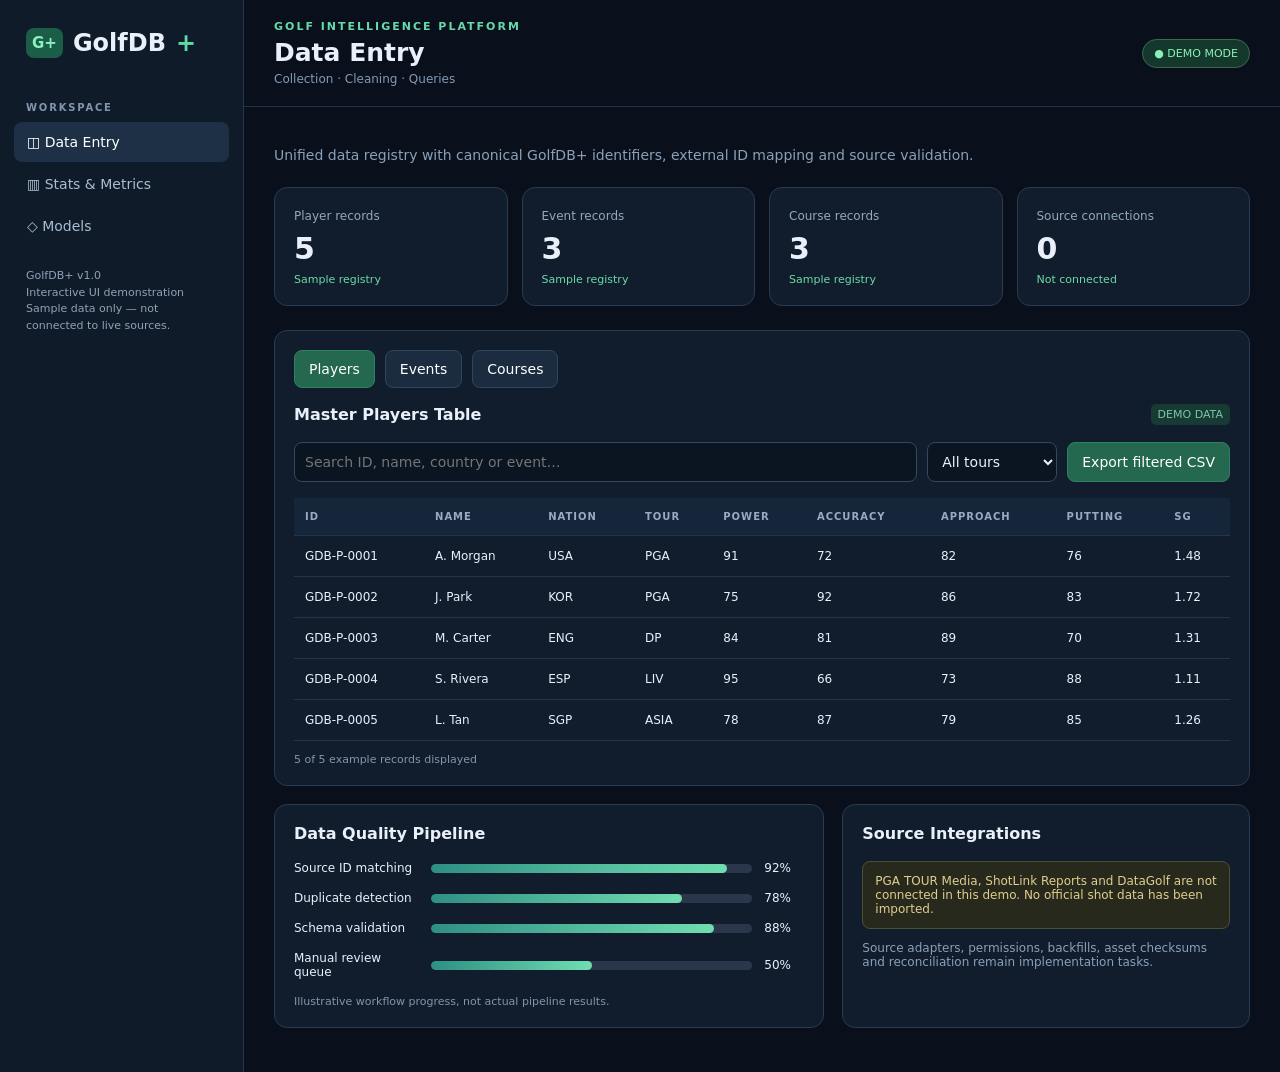
<file: demo/index.html>
<!doctype html>
<html lang="en"><head><meta charset="utf-8"><meta name="viewport" content="width=device-width,initial-scale=1"><title>GolfDB+ · Interactive Demo</title>
<style>
:root{font-family:Inter,ui-sans-serif,system-ui,Segoe UI,Arial;background:#0a101b;color:#eaf0fa;font-size:14px}*{box-sizing:border-box}body{margin:0}button,input,select{font:inherit}button{cursor:pointer}a{color:#7fc5ff}.app{display:flex;min-height:100vh}.sidebar{width:244px;background:#101b2a;border-right:1px solid #25364b;padding:22px 14px;flex-shrink:0}.brand{display:flex;align-items:center;gap:10px;font-size:24px;font-weight:800;padding:6px 12px 22px}.brand b{color:#5fdaa4}.brand span{background:#1b5d47;padding:6px;border-radius:8px;font-size:15px;color:#8bf0c2}.nav-heading{font-size:10px;letter-spacing:1.8px;color:#8196ae;font-weight:750;margin:22px 12px 9px}.nav-btn{display:block;width:100%;text-align:left;color:#a9bdd0;border:0;background:none;padding:12px 13px;border-radius:8px;margin:2px 0}.nav-btn.active,.nav-btn:hover{background:#1d3045;color:#fff}.sidefoot{font-size:11px;color:#8ea2b6;line-height:1.5;padding:20px 12px}.main{flex:1;min-width:0}.top{border-bottom:1px solid #243448;padding:20px 30px;display:flex;justify-content:space-between;gap:12px;align-items:center}.eyebrow{font-size:11px;color:#66d9aa;text-transform:uppercase;letter-spacing:2px;font-weight:bold}.top h1{margin:5px 0;font-size:25px}.pill{display:inline-block;border:1px solid #416650;background:#15382c;color:#8bf0b8;padding:7px 11px;border-radius:25px;font-size:11px}.content{padding:26px 30px;max-width:1480px}.muted{color:#8ba0b8}.cards{display:grid;grid-template-columns:repeat(4,minmax(0,1fr));gap:14px;margin:24px 0}.card,.panel{background:#111d2d;border:1px solid #293b50;border-radius:13px;padding:19px}.card small{color:#95a8bd;font-size:12px}.card strong{font-size:30px;display:block;margin:8px 0 4px}.card em{color:#69dba4;font-style:normal;font-size:11px}.panel{margin-bottom:18px}.panel h2{margin:0 0 18px;font-size:16px}.twocol{display:grid;grid-template-columns:1.35fr 1fr;gap:18px}.filterbar{display:flex;gap:10px;flex-wrap:wrap;margin-bottom:16px}input,select{background:#0b1421;color:#e9f2ff;border:1px solid #34495e;border-radius:8px;padding:10px;min-width:130px}input{flex:1}.btn{background:#24684f;color:white;border:1px solid #328063;padding:10px 14px;border-radius:8px}.btn:focus-visible,.nav-btn:focus-visible{outline:2px solid #83dcff}.tag{color:#77c8ac;background:#173a32;padding:4px 7px;border-radius:5px;font-size:11px}table{border-collapse:collapse;width:100%;text-align:left}th{font-size:10px;text-transform:uppercase;letter-spacing:1px;color:#97abc2;background:#16263a}td,th{padding:13px 11px;border-bottom:1px solid #243549}td{font-size:12px}.tablewrap{overflow:auto}.right{text-align:right}.barrow{display:grid;grid-template-columns:125px 1fr 40px;align-items:center;gap:12px;margin:16px 0}.track{background:#2a374b;height:9px;border-radius:12px;overflow:hidden}.fill{background:linear-gradient(90deg,#2e8f83,#70ddb1);height:100%;border-radius:12px}.chart{display:flex;align-items:end;gap:9px;height:170px;padding:12px 0 28px;border-bottom:1px solid #34475e}.col{flex:1;position:relative;border-radius:5px 5px 0 0;background:linear-gradient(#55d9ab,#257a7d);min-height:4px}.col span{position:absolute;bottom:-23px;left:0;width:100%;font-size:10px;color:#8399b1;text-align:center}.empty{text-align:center;color:#94a9be;padding:35px}.notice{border:1px solid #4a5133;background:#28291d;border-radius:8px;padding:12px;color:#e0ce8e;font-size:12px}.onlydemo{color:#8295ac;font-size:11px;margin-top:12px}.toolbar{display:flex;align-items:center;justify-content:space-between;gap:10px;flex-wrap:wrap}.breadcrumb{font-size:12px;color:#829bb4}.fieldmap{background:linear-gradient(125deg,#183a35,#2e5a43);height:215px;border-radius:12px;position:relative;overflow:hidden;border:5px solid #1a3431}.fairway{position:absolute;left:22%;width:55%;top:-15%;height:135%;transform:rotate(18deg);border-radius:50%;background:#477c53}.green{position:absolute;left:40%;top:7%;width:35%;height:25%;border-radius:60%;background:#87aa65}.dot{position:absolute;width:8px;height:8px;border-radius:50%;background:#ecf3b0;border:1px solid #fff;box-shadow:0 0 8px #fff6}.small{font-size:12px}@media(max-width:900px){.sidebar{width:180px}.cards{grid-template-columns:repeat(2,1fr)}.twocol{grid-template-columns:1fr}}@media(max-width:600px){.app{display:block}.sidebar{width:100%;border-right:0;border-bottom:1px solid #29394c;padding:10px}.brand{padding:4px;font-size:19px}.nav-heading,.sidefoot{display:none}.sidebar nav{display:flex;overflow:auto;gap:3px}.nav-btn{white-space:nowrap;width:auto;padding:9px}.top,.content{padding:18px}.top h1{font-size:20px}.cards{grid-template-columns:repeat(2,minmax(0,1fr))}.card strong{font-size:24px}}
</style></head><body><div class="app"><aside class="sidebar"><div class="brand"><span>G+</span>GolfDB<b>+</b></div><div class="nav-heading">WORKSPACE</div><nav id="nav"></nav><div class="sidefoot">GolfDB+ v1.0<br>Interactive UI demonstration<br>Sample data only — not connected to live sources.</div></aside><main class="main"><header class="top"><div><div class="eyebrow">GOLF INTELLIGENCE PLATFORM</div><h1 id="pageTitle">Data Entry</h1><div class="breadcrumb" id="subtitle">Players · Events · Courses</div></div><span class="pill">● DEMO MODE</span></header><div class="content" id="content"></div></main></div>
<script>
const players=[{id:'GDB-P-0001',name:'A. Morgan',nation:'USA',tour:'PGA',power:91,accuracy:72,approach:82,putting:76,sg:1.48},{id:'GDB-P-0002',name:'J. Park',nation:'KOR',tour:'PGA',power:75,accuracy:92,approach:86,putting:83,sg:1.72},{id:'GDB-P-0003',name:'M. Carter',nation:'ENG',tour:'DP',power:84,accuracy:81,approach:89,putting:70,sg:1.31},{id:'GDB-P-0004',name:'S. Rivera',nation:'ESP',tour:'LIV',power:95,accuracy:66,approach:73,putting:88,sg:1.11},{id:'GDB-P-0005',name:'L. Tan',nation:'SGP',tour:'ASIA',power:78,accuracy:87,approach:79,putting:85,sg:1.26}];
const events=[{id:'GDB-E-001',name:'Coastal Championship',season:'2026-PGA',tour:'PGA',course:'Harbor Golf Club',status:'Scheduled'},{id:'GDB-E-002',name:'Autumn Invitational',season:'2026-DP',tour:'DP',course:'Summit Links',status:'Complete'},{id:'GDB-E-003',name:'Desert Open',season:'2026-LIV',tour:'LIV',course:'Desert Pines',status:'Scheduled'}];
const courses=[{id:'GDB-C-001',name:'Harbor Golf Club',country:'USA',par:72,yards:7240,grass:'Bermuda'},{id:'GDB-C-002',name:'Summit Links',country:'ENG',par:71,yards:6980,grass:'Bentgrass'},{id:'GDB-C-003',name:'Desert Pines',country:'USA',par:72,yards:7502,grass:'Ryegrass'}];
let section='data',entity='players',focus=0,search='',tour='ALL';const $=id=>document.getElementById(id);
const safe=v=>String(v).replace(/[&<>"']/g,m=>({'&':'&amp;','<':'&lt;','>':'&gt;','"':'&quot;',"'":'&#39;'}[m]));
function navigate(s){section=s;search='';tour='ALL';render()}
function choose(e){entity=e;search='';tour='ALL';render()}
function heading(){return section==='data'?'Data Entry':section==='stats'?'Stats & Metrics':'Models'}
function render(){ $('pageTitle').textContent=heading();$('subtitle').textContent=section==='data'?'Collection · Cleaning · Queries':section==='stats'?'Player performance · Scoring · Course analysis':'Features · Predictions · Model evaluation';
$('nav').innerHTML=[['data','◫  Data Entry'],['stats','▥  Stats & Metrics'],['models','◇  Models']].map(([s,t])=>'<button class="nav-btn '+(section===s?'active':'')+'" onclick="navigate(\''+s+'\')">'+t+'</button>').join('');
$('content').innerHTML=section==='data'?dataView():section==='stats'?statsView():modelsView();}
function kpis(items){return '<div class="cards">'+items.map(([label,val,note])=>'<div class="card"><small>'+label+'</small><strong>'+val+'</strong><em>'+note+'</em></div>').join('')+'</div>'}
function tabs(){return '<div class="filterbar">'+['players','events','courses'].map(x=>'<button class="btn" style="background:'+(entity===x?'#24684f':'#1b2c40')+';border-color:'+(entity===x?'#328063':'#30465c')+'" onclick="choose(\''+x+'\')">'+x[0].toUpperCase()+x.slice(1)+'</button>').join('')+'</div>'}
function dataView(){const ds=entity==='players'?players:entity==='events'?events:courses;const terms=Object.keys(ds[0]);const match=ds.filter(x=>Object.values(x).some(v=>String(v).toLowerCase().includes(search.toLowerCase()))&&(tour==='ALL'||x.tour===tour));return '<p class="muted">Unified data registry with canonical GolfDB+ identifiers, external ID mapping and source validation.</p>'+kpis([['Player records',players.length,'Sample registry'],['Event records',events.length,'Sample registry'],['Course records',courses.length,'Sample registry'],['Source connections',0,'Not connected']])+ '<section class="panel">'+tabs()+'<div class="toolbar"><h2 style="margin:0">Master '+entity[0].toUpperCase()+entity.slice(1)+' Table</h2><span class="tag">DEMO DATA</span></div><div class="filterbar" style="margin-top:17px"><input aria-label="Search records" id="search" placeholder="Search ID, name, country or event…" value="'+safe(search)+'" oninput="search=this.value;updateRows()"><select aria-label="Tour filter" id="tourFilter" onchange="tour=this.value;updateRows()"><option value="ALL">All tours</option>'+['PGA','DP','LIV','SEN','ASIA'].map(x=>'<option '+(tour===x?'selected':'')+'>'+x+'</option>').join('')+'</select><button class="btn" onclick="exportCsv()">Export filtered CSV</button></div><div class="tablewrap"><table><thead><tr>'+terms.map(x=>'<th>'+safe(x)+'</th>').join('')+'</tr></thead><tbody id="rows"></tbody></table></div><div class="onlydemo" id="rowcount"></div></section><div class="twocol"><section class="panel"><h2>Data Quality Pipeline</h2>'+['Source ID matching','Duplicate detection','Schema validation','Manual review queue'].map((x,i)=>'<div class="barrow"><span class="small">'+x+'</span><div class="track"><div class="fill" style="width:'+[92,78,88,50][i]+'%"></div></div><span class="small">'+[92,78,88,50][i]+'%</span></div>').join('')+'<div class="onlydemo">Illustrative workflow progress, not actual pipeline results.</div></section><section class="panel"><h2>Source Integrations</h2><div class="notice">PGA TOUR Media, ShotLink Reports and DataGolf are not connected in this demo. No official shot data has been imported.</div><p class="muted small">Source adapters, permissions, backfills, asset checksums and reconciliation remain implementation tasks.</p></section></div>'; }
function updateRows(){const ds=entity==='players'?players:entity==='events'?events:courses;const terms=Object.keys(ds[0]);const m=ds.filter(x=>Object.values(x).some(v=>String(v).toLowerCase().includes(search.toLowerCase()))&&(tour==='ALL'||x.tour===tour));$('rows').innerHTML=m.map(x=>'<tr>'+terms.map(t=>'<td>'+safe(x[t])+'</td>').join('')+'</tr>').join('')||'<tr><td colspan="'+terms.length+'" class="empty">No matching records</td></tr>';$('rowcount').textContent=m.length+' of '+ds.length+' example records displayed'}
function exportCsv(){let ds=entity==='players'?players:entity==='events'?events:courses;ds=ds.filter(x=>Object.values(x).some(v=>String(v).toLowerCase().includes(search.toLowerCase()))&&(tour==='ALL'||x.tour===tour));if(!ds.length)return alert('No rows to export');let keys=Object.keys(ds[0]),quote=v=>'"'+String(v).replaceAll('"','""')+'"',csv=[keys.map(quote).join(','),...ds.map(row=>keys.map(k=>quote(row[k])).join(','))].join('\r\n');const a=document.createElement('a');a.href=URL.createObjectURL(new Blob([csv],{type:'text/csv'}));a.download='golfdb-demo-'+entity+'.csv';a.click();setTimeout(()=>URL.revokeObjectURL(a.href),500)}
function statsView(){let p=players[focus],metrics=[['Power',p.power],['Accuracy',p.accuracy],['Approach',p.approach],['Putting',p.putting]];return '<div class="toolbar"><p class="muted">Player skill distributions, scoring and shot-map workspace.</p><select aria-label="Player selection" onchange="focus=Number(this.value);render()">'+players.map((x,i)=>'<option value="'+i+'" '+(focus===i?'selected':'')+'>'+x.name+'</option>').join('')+'</select></div>'+kpis([['Strokes gained','+'+p.sg.toFixed(2),'Demo / round'],['Power rating',p.power+'/100','Demo scale'],['Accuracy',p.accuracy+'/100','Demo scale'],['Approach',p.approach+'/100','Demo scale']])+'<div class="twocol"><section class="panel"><h2>Player Skill Breakdown</h2>'+metrics.map(([k,v])=>'<div class="barrow"><span>'+k+'</span><div class="track"><div class="fill" style="width:'+v+'%"></div></div><b>'+v+'</b></div>').join('')+'<p class="onlydemo">Ratings are illustrative, not derived from PGA TOUR statistics.</p></section><section class="panel"><h2>Scoring Trend · Last 8 Rounds</h2><div class="chart">'+[68,72,70,69,66,71,67,69].map((v,i)=>'<div class="col" title="Score '+v+'" style="height:'+((76-v)*11+20)+'%"><span>R'+(i+1)+'</span></div>').join('')+'</div><div class="onlydemo">Example scoring series</div></section></div><section class="panel"><h2>Shot Dispersion · Fairway View</h2><div class="fieldmap"><div class="fairway"></div><div class="green"></div>'+Array.from({length:35},(_,i)=>'<span class="dot" style="left:'+(29+(i*17%44))+'%;top:'+(24+(i*23%58))+'%"></span>').join('')+'</div><p class="onlydemo">Illustrative coordinate scatter. Real Tourcast coordinate calibration is not implemented.</p></section>'}
function modelsView(){return '<p class="muted">Predictive modeling workbench for future player-course matching, scoring projections and shot outcome analysis.</p>'+kpis([['Model pipelines','3','Planned modules'],['Live models','0','Not deployed'],['Verified training data','0','Not loaded'],['Backtest runs','0','Not run']])+'<div class="twocol"><section class="panel"><h2>Model Roadmap</h2>'+[['Player–Course Fit','Feature engineering'],['Expected Round Score','Baseline regression'],['Shot Outcome Projection','Spatial modeling']].map(([x,y],i)=>'<div class="toolbar" style="border-bottom:1px solid #263649;padding:14px 0"><div><b>'+x+'</b><div class="muted small">'+y+'</div></div><span class="tag">PLANNED</span></div>').join('')+'</section><section class="panel"><h2>Model Governance</h2><div class="notice">No trained or live prediction model is connected. Scores should not be interpreted as real projections.</div><p class="muted small">Planned controls include time-aware feature snapshots, model versioning, calibration, confidence tracking and source citations.</p></section></div><section class="panel"><h2>Development Sequence</h2><div class="chart">'+[20,38,60,84,100].map((v,i)=>'<div class="col" style="height:'+v+'%"><span>'+['Ingest','Clean','Stats','Features','Model'][i]+'</span></div>').join('')+'</div><p class="onlydemo">Illustrative lifecycle illustration, not implementation progress.</p></section>'}
render();updateRows();
</script></body></html>
</file>
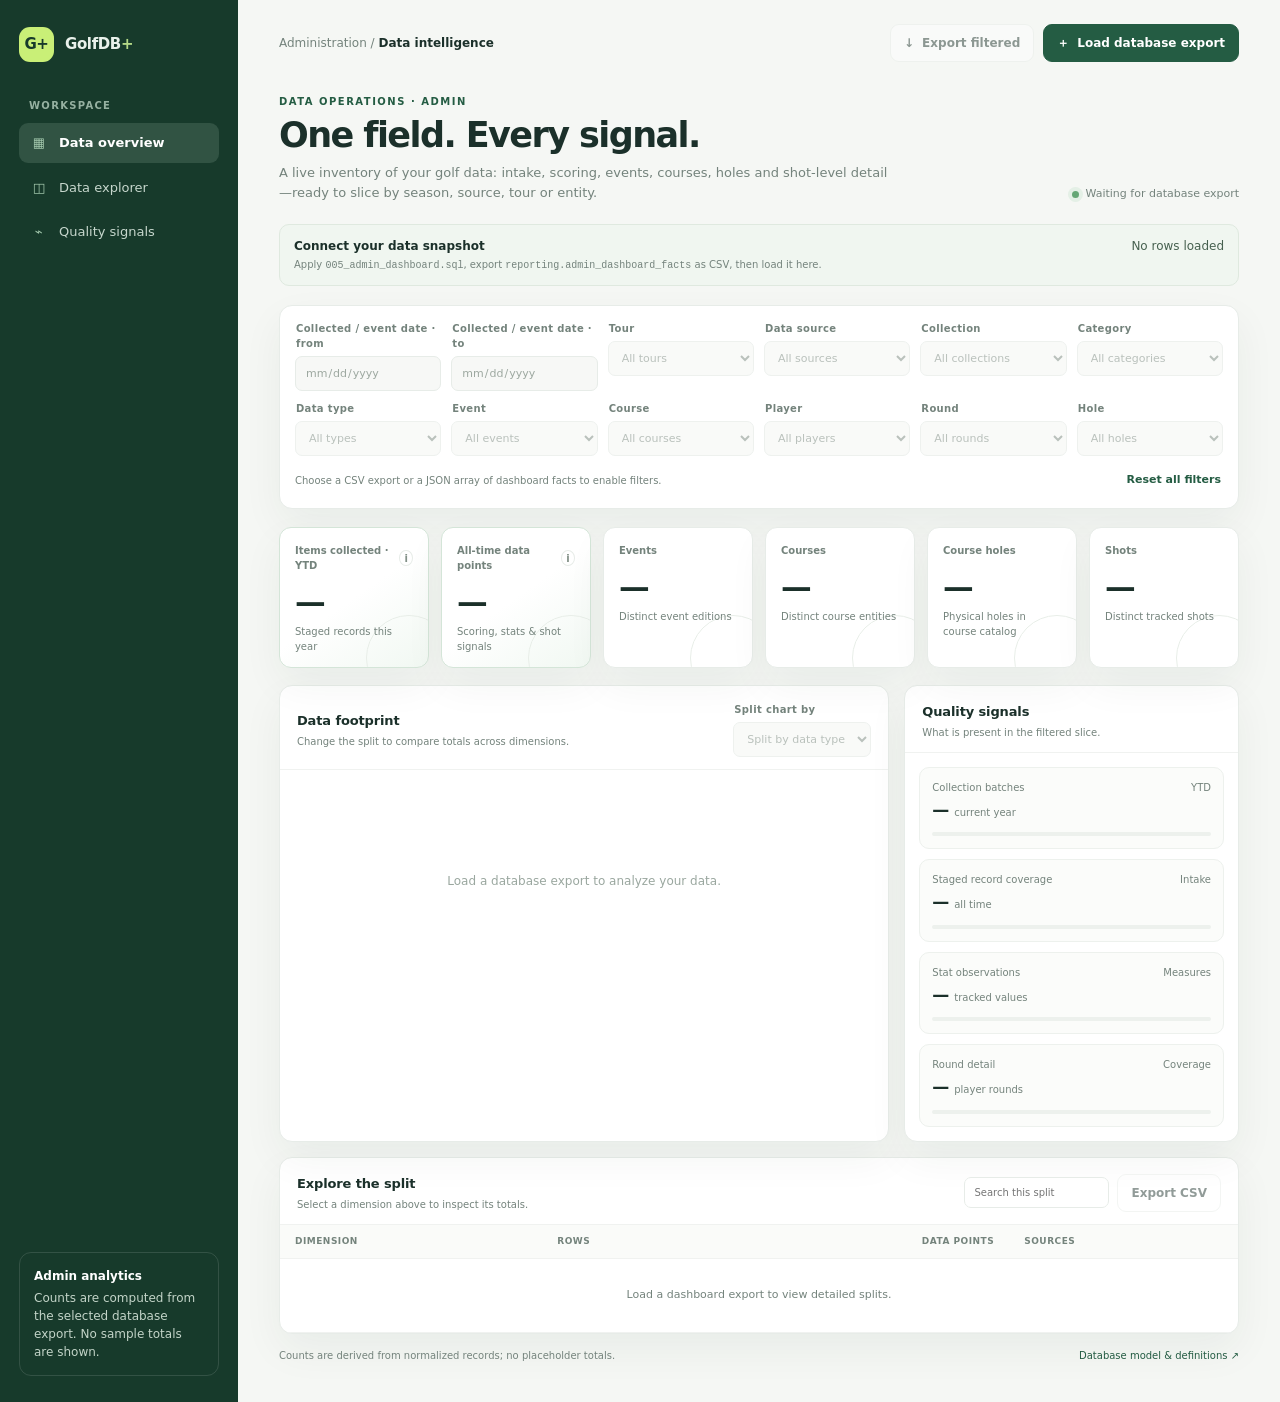
<file: Database/Admin/admin-dashboard.html>
<!doctype html>
<html lang="en">
<head>
  <meta charset="utf-8">
  <meta name="viewport" content="width=device-width, initial-scale=1">
  <meta name="color-scheme" content="light">
  <title>GolfDB+ · Data intelligence</title>
  <style>
    :root {
      --ink: #1b302a;
      --muted: #74837c;
      --line: #e7ece8;
      --canvas: #f5f7f4;
      --paper: #fff;
      --green: #245c43;
      --green-deep: #173a2b;
      --mint: #e3f0e8;
      --lime: #c9ef77;
      --amber: #d78a3e;
      --shadow: 0 16px 42px rgba(27, 48, 42, .055);
    }

    * { box-sizing: border-box }
    body {
      margin: 0;
      background: var(--canvas);
      color: var(--ink);
      font: 14px/1.5 "Segoe UI", Inter, ui-sans-serif, system-ui, sans-serif;
    }
    button, input, select { font: inherit }
    button, select, input[type="date"] { color: inherit }
    button:focus-visible, select:focus-visible, input:focus-visible {
      outline: 3px solid rgba(89, 143, 111, .36);
      outline-offset: 2px;
    }
    .shell { display: grid; min-height: 100vh; grid-template-columns: 238px minmax(0, 1fr) }
    .rail {
      display: flex;
      flex-direction: column;
      gap: 34px;
      padding: 27px 19px;
      background: var(--green-deep);
      color: #e9f1eb;
    }
    .brand { display: flex; align-items: center; gap: 11px; font-size: 15px; font-weight: 720; letter-spacing: -.025em }
    .brand-mark {
      display: grid; width: 35px; height: 35px; place-items: center;
      border-radius: 11px; background: var(--lime); color: var(--green-deep); font-weight: 850;
    }
    .rail-label { margin: 2px 0 10px 10px; color: #96b1a1; font-size: 10px; font-weight: 750; letter-spacing: .13em; text-transform: uppercase }
    .nav { display: grid; gap: 5px }
    .nav a {
      display: flex; align-items: center; gap: 11px; padding: 10px 11px;
      border-radius: 9px; color: #c6d6cc; text-decoration: none; font-size: 13px;
    }
    .nav a.active { background: rgba(224, 242, 230, .13); color: #fff; font-weight: 650 }
    .nav-icon { width: 18px; color: #a4c9ae; text-align: center }
    .rail-foot {
      margin-top: auto; padding: 14px; border: 1px solid rgba(255,255,255,.12);
      border-radius: 12px; color: #c3d4c8; font-size: 12px;
    }
    .rail-foot strong { display: block; margin-bottom: 4px; color: #fff; font-size: 12px }
    .workspace { min-width: 0; padding: 24px clamp(18px, 3.2vw, 48px) 40px }
    .topbar { display: flex; align-items: center; justify-content: space-between; gap: 20px; margin-bottom: 32px }
    .crumb { color: var(--muted); font-size: 12px }
    .crumb b { color: var(--ink); font-weight: 650 }
    .top-actions { display: flex; gap: 9px; align-items: center }
    .button {
      display: inline-flex; min-height: 38px; align-items: center; justify-content: center; gap: 8px;
      padding: 0 13px; border: 1px solid var(--line); border-radius: 9px;
      background: var(--paper); cursor: pointer; font-size: 12px; font-weight: 650;
      transition: transform .18s ease, box-shadow .18s ease, border-color .18s ease;
    }
    .button:hover { transform: translateY(-1px); border-color: #bfcec3; box-shadow: 0 6px 16px rgba(27,48,42,.08) }
    .button.primary { border-color: var(--green); background: var(--green); color: #fff }
    .button:disabled { opacity: .48; cursor: not-allowed; transform: none; box-shadow: none }
    .hidden-input { display: none }
    .intro { display: flex; align-items: end; justify-content: space-between; gap: 20px; margin-bottom: 22px }
    .eyebrow { margin: 0 0 6px; color: var(--green); font-size: 10px; font-weight: 800; letter-spacing: .15em; text-transform: uppercase }
    h1 { margin: 0; font-size: clamp(26px, 3vw, 35px); letter-spacing: -.045em; line-height: 1.15 }
    .intro-copy { max-width: 620px; margin: 8px 0 0; color: var(--muted); font-size: 13px }
    .range-label { display: inline-flex; align-items: center; gap: 7px; color: var(--muted); font-size: 11px; white-space: nowrap }
    .pulse { width: 7px; height: 7px; border-radius: 50%; background: #65a775; box-shadow: 0 0 0 4px #e4f0e6 }
    .status {
      display: flex; align-items: flex-start; justify-content: space-between; gap: 14px;
      margin: 0 0 19px; padding: 12px 14px; border: 1px solid #dfe9df;
      border-radius: 10px; background: #f0f6f0; color: #46604f; font-size: 12px;
    }
    .status.error { border-color: #f0d7c6; background: #fff7ef; color: #925b2b }
    .status strong { color: var(--ink) }
    .status small { display: block; margin-top: 2px; color: var(--muted) }
    .filters {
      display: grid; grid-template-columns: repeat(6, minmax(110px, 1fr)); gap: 10px;
      margin-bottom: 18px; padding: 15px; border: 1px solid var(--line);
      border-radius: 13px; background: var(--paper); box-shadow: var(--shadow);
    }
    .field { min-width: 0 }
    .field label { display: block; margin: 0 0 5px 1px; color: var(--muted); font-size: 10px; font-weight: 720; letter-spacing: .035em }
    .field select, .field input {
      width: 100%; height: 35px; padding: 0 9px; border: 1px solid var(--line);
      border-radius: 7px; background: #fff; font-size: 11px;
    }
    .field select:disabled, .field input:disabled { background: #f7f8f6; color: #9da8a0 }
    .filter-footer { display: flex; grid-column: 1 / -1; align-items: center; justify-content: space-between; gap: 12px; padding-top: 2px }
    .filter-note { color: var(--muted); font-size: 10px }
    .link-button { padding: 4px 2px; border: 0; background: none; color: var(--green); cursor: pointer; font-size: 11px; font-weight: 700 }
    .metrics { display: grid; grid-template-columns: repeat(6, minmax(130px, 1fr)); gap: 12px; margin-bottom: 17px }
    .metric {
      position: relative; overflow: hidden; min-height: 120px; padding: 15px 15px 13px;
      border: 1px solid var(--line); border-radius: 12px; background: var(--paper); box-shadow: var(--shadow);
    }
    .metric::after {
      position: absolute; right: -24px; bottom: -34px; width: 84px; height: 84px;
      border: 1px solid #e8eee8; border-radius: 50%; content: "";
    }
    .metric.primary-metric { border-color: #d4e5d8; background: linear-gradient(145deg, #fff 50%, #f1f8f2) }
    .metric-label { position: relative; z-index: 1; display: flex; align-items: center; justify-content: space-between; gap: 6px; color: var(--muted); font-size: 10px; font-weight: 720 }
    .info { display: inline-grid; width: 16px; height: 16px; place-items: center; border: 1px solid var(--line); border-radius: 50%; color: #829087; font-size: 10px }
    .metric-value { position: relative; z-index: 1; margin-top: 13px; font-size: clamp(24px, 2.4vw, 33px); font-weight: 760; letter-spacing: -.055em; line-height: 1 }
    .metric-foot { position: relative; z-index: 1; margin-top: 8px; color: var(--muted); font-size: 10px }
    .panels { display: grid; grid-template-columns: minmax(0, 1.55fr) minmax(285px, .85fr); gap: 15px; margin-bottom: 15px }
    .panel { min-width: 0; border: 1px solid var(--line); border-radius: 13px; background: var(--paper); box-shadow: var(--shadow) }
    .panel-head { display: flex; align-items: center; justify-content: space-between; gap: 14px; padding: 16px 17px 12px; border-bottom: 1px solid #f0f2f0 }
    .panel-head h2 { margin: 0; font-size: 13px; letter-spacing: -.01em }
    .panel-head p { margin: 3px 0 0; color: var(--muted); font-size: 10px }
    .chart-wrap { min-height: 224px; padding: 14px 17px 11px }
    .chart { display: flex; min-height: 193px; align-items: stretch; gap: 12px; overflow-x: auto }
    .bar-item { display: flex; min-width: 46px; flex: 1 0 46px; flex-direction: column; justify-content: end; align-items: center; gap: 7px }
    .bar-count { color: #56685d; font-size: 9px; font-weight: 700; font-variant-numeric: tabular-nums }
    .bar-track { display: flex; width: 25px; height: 136px; align-items: end; overflow: hidden; border-radius: 6px; background: #f0f4f0 }
    .bar { width: 100%; min-height: 3px; border-radius: 6px; background: linear-gradient(180deg, #8bbc83, #286246); transition: height .25s ease }
    .bar-item:first-child .bar { background: linear-gradient(180deg, #d0ec86, #7d9f38) }
    .bar-label { max-width: 75px; overflow: hidden; color: var(--muted); font-size: 9px; text-overflow: ellipsis; white-space: nowrap }
    .empty-chart { display: grid; width: 100%; place-items: center; color: #9aa79f; font-size: 12px }
    .insights { display: grid; gap: 10px; padding: 14px }
    .insight { padding: 12px; border: 1px solid #edf1ed; border-radius: 10px; background: #fbfcfa }
    .insight-top { display: flex; align-items: center; justify-content: space-between; gap: 8px; color: var(--muted); font-size: 10px }
    .insight-value { margin-top: 3px; font-size: 17px; font-weight: 730; letter-spacing: -.03em }
    .insight-value small { color: var(--muted); font-size: 10px; font-weight: 500; letter-spacing: 0 }
    .insight-bar { height: 4px; margin-top: 9px; overflow: hidden; border-radius: 5px; background: #edf1ed }
    .insight-bar span { display: block; height: 100%; border-radius: inherit; background: #82a994 }
    .table-panel { overflow: hidden }
    .table-controls { display: flex; align-items: center; gap: 8px }
    .table-controls input, .table-controls select { height: 31px; padding: 0 9px; border: 1px solid var(--line); border-radius: 7px; background: #fff; font-size: 10px }
    .table-scroll { overflow: auto; max-height: 430px }
    table { width: 100%; border-collapse: collapse; font-size: 11px; text-align: left }
    th { position: sticky; top: 0; z-index: 1; background: #fafbf9; color: var(--muted); font-size: 9px; font-weight: 760; letter-spacing: .055em; text-transform: uppercase }
    th, td { padding: 10px 15px; border-bottom: 1px solid #f0f2f0; white-space: nowrap }
    td.count { color: var(--green); font-variant-numeric: tabular-nums; font-weight: 720; text-align: right }
    .tag { display: inline-flex; padding: 3px 7px; border-radius: 99px; background: var(--mint); color: #315940; font-size: 9px; font-weight: 700 }
    .table-empty { padding: 28px 15px; color: var(--muted); text-align: center }
    .footer { display: flex; justify-content: space-between; gap: 12px; margin-top: 14px; color: var(--muted); font-size: 10px }
    .footer a { color: var(--green); text-decoration: none }

    @media (max-width: 1150px) {
      .metrics { grid-template-columns: repeat(3, minmax(130px, 1fr)) }
      .filters { grid-template-columns: repeat(3, minmax(110px, 1fr)) }
    }
    @media (max-width: 780px) {
      .shell { grid-template-columns: 1fr }
      .rail { gap: 16px; padding: 12px 16px }
      .brand { margin-right: auto }
      .rail { flex-direction: row; align-items: center; flex-wrap: wrap }
      .rail > div:first-of-type, .rail-foot { display: none }
      .nav { display: flex; gap: 4px; overflow-x: auto }
      .nav a { padding: 8px }
      .nav a:not(.active) { display: none }
      .workspace { padding: 18px 14px 30px }
      .topbar { margin-bottom: 23px }
      .intro { align-items: start; flex-direction: column }
      .panels { grid-template-columns: 1fr }
    }
    @media (max-width: 520px) {
      .top-actions .button { padding: 0 9px }
      .filters { grid-template-columns: repeat(2, minmax(0, 1fr)); padding: 11px }
      .filter-footer { align-items: start; flex-direction: column }
      .metrics { grid-template-columns: repeat(2, minmax(0, 1fr)); gap: 9px }
      .metric { min-height: 110px; padding: 12px }
      .table-controls { flex-wrap: wrap; justify-content: end }
    }
    @media (prefers-reduced-motion: reduce) {
      *, *::before, *::after { scroll-behavior: auto !important; transition-duration: .01ms !important }
    }
  </style>
</head>
<body>
  <div class="shell">
    <aside class="rail" aria-label="Admin navigation">
      <div class="brand"><span class="brand-mark">G+</span><span>GolfDB<span style="color:#b4d987">+</span></span></div>
      <div>
        <p class="rail-label">Workspace</p>
        <nav class="nav">
          <a class="active" href="#overview" aria-current="page"><span class="nav-icon">▦</span>Data overview</a>
          <a href="#breakdown"><span class="nav-icon">◫</span>Data explorer</a>
          <a href="#insights"><span class="nav-icon">⌁</span>Quality signals</a>
        </nav>
      </div>
      <div class="rail-foot"><strong>Admin analytics</strong>Counts are computed from the selected database export. No sample totals are shown.</div>
    </aside>

    <main class="workspace" id="overview">
      <header class="topbar">
        <div class="crumb">Administration <span aria-hidden="true">/</span> <b>Data intelligence</b></div>
        <div class="top-actions">
          <button class="button" id="export-button" type="button" disabled>↓ <span>Export filtered</span></button>
          <button class="button primary" id="load-button" type="button">＋ <span>Load database export</span></button>
          <input class="hidden-input" id="file-input" type="file" accept=".csv,.json,text/csv,application/json">
        </div>
      </header>

      <section class="intro">
        <div>
          <p class="eyebrow">DATA OPERATIONS · ADMIN</p>
          <h1>One field. Every signal.</h1>
          <p class="intro-copy">A live inventory of your golf data: intake, scoring, events, courses, holes and shot-level detail—ready to slice by season, source, tour or entity.</p>
        </div>
        <div class="range-label"><span class="pulse"></span><span id="snapshot-label">Waiting for database export</span></div>
      </section>

      <section class="status" id="status" role="status" aria-live="polite">
        <div><strong>Connect your data snapshot</strong><small>Apply <code>005_admin_dashboard.sql</code>, export <code>reporting.admin_dashboard_facts</code> as CSV, then load it here.</small></div>
        <span id="status-detail">No rows loaded</span>
      </section>

      <section class="filters" aria-label="Dashboard filters">
        <div class="field"><label for="from-date">Collected / event date · from</label><input id="from-date" type="date" disabled></div>
        <div class="field"><label for="to-date">Collected / event date · to</label><input id="to-date" type="date" disabled></div>
        <div class="field"><label for="tour-filter">Tour</label><select id="tour-filter" disabled><option value="">All tours</option></select></div>
        <div class="field"><label for="source-filter">Data source</label><select id="source-filter" disabled><option value="">All sources</option></select></div>
        <div class="field"><label for="collection-filter">Collection</label><select id="collection-filter" disabled><option value="">All collections</option></select></div>
        <div class="field"><label for="category-filter">Category</label><select id="category-filter" disabled><option value="">All categories</option></select></div>
        <div class="field"><label for="type-filter">Data type</label><select id="type-filter" disabled><option value="">All types</option></select></div>
        <div class="field"><label for="event-filter">Event</label><select id="event-filter" disabled><option value="">All events</option></select></div>
        <div class="field"><label for="course-filter">Course</label><select id="course-filter" disabled><option value="">All courses</option></select></div>
        <div class="field"><label for="player-filter">Player</label><select id="player-filter" disabled><option value="">All players</option></select></div>
        <div class="field"><label for="round-filter">Round</label><select id="round-filter" disabled><option value="">All rounds</option></select></div>
        <div class="field"><label for="hole-filter">Hole</label><select id="hole-filter" disabled><option value="">All holes</option></select></div>
        <div class="filter-footer">
          <span class="filter-note" id="filter-note">Choose a CSV export or a JSON array of dashboard facts to enable filters.</span>
          <button class="link-button" id="reset-button" type="button" disabled>Reset all filters</button>
        </div>
      </section>

      <section class="metrics" aria-label="Key data totals">
        <article class="metric primary-metric"><div class="metric-label">Items collected · YTD <span class="info" title="Staged ingest.record rows retrieved in the current calendar year">i</span></div><div class="metric-value" id="metric-ytd">—</div><div class="metric-foot" id="metric-ytd-foot">Staged records this year</div></article>
        <article class="metric primary-metric"><div class="metric-label">All-time data points <span class="info" title="Scoring, hole, shot, metric, ranking and telemetry facts">i</span></div><div class="metric-value" id="metric-points">—</div><div class="metric-foot">Scoring, stats &amp; shot signals</div></article>
        <article class="metric"><div class="metric-label">Events</div><div class="metric-value" id="metric-events">—</div><div class="metric-foot">Distinct event editions</div></article>
        <article class="metric"><div class="metric-label">Courses</div><div class="metric-value" id="metric-courses">—</div><div class="metric-foot">Distinct course entities</div></article>
        <article class="metric"><div class="metric-label">Course holes</div><div class="metric-value" id="metric-holes">—</div><div class="metric-foot">Physical holes in course catalog</div></article>
        <article class="metric"><div class="metric-label">Shots</div><div class="metric-value" id="metric-shots">—</div><div class="metric-foot">Distinct tracked shots</div></article>
      </section>

      <section class="panels">
        <article class="panel">
          <header class="panel-head">
            <div><h2 id="chart-title">Data footprint</h2><p id="chart-subtitle">Change the split to compare totals across dimensions.</p></div>
            <div class="field" style="min-width:132px">
              <label class="hidden-input" for="split-filter">Split chart by</label>
              <select id="split-filter" disabled aria-label="Split chart by">
                <option value="data_type">Split by data type</option>
                <option value="year">Split by year</option>
                <option value="collection">Split by collection</option>
                <option value="data_category">Split by category</option>
                <option value="source_code">Split by source</option>
                <option value="tour_id">Split by tour</option>
                <option value="season">Split by season</option>
                <option value="event_name">Split by event</option>
                <option value="course_name">Split by course</option>
                <option value="player_name">Split by player</option>
                <option value="round_number">Split by round</option>
                <option value="hole_number">Split by hole</option>
              </select>
            </div>
          </header>
          <div class="chart-wrap"><div class="chart" id="chart" role="img" aria-label="Data totals by selected dimension"><div class="empty-chart">Load a database export to analyze your data.</div></div></div>
        </article>
        <article class="panel" id="insights">
          <header class="panel-head"><div><h2>Quality signals</h2><p>What is present in the filtered slice.</p></div></header>
          <div class="insights" id="insights-list">
            <div class="insight"><div class="insight-top"><span>Collection batches</span><span>YTD</span></div><div class="insight-value" id="insight-batches">— <small>current year</small></div><div class="insight-bar"><span style="width:0%"></span></div></div>
            <div class="insight"><div class="insight-top"><span>Staged record coverage</span><span>Intake</span></div><div class="insight-value" id="insight-staged">— <small>all time</small></div><div class="insight-bar"><span style="width:0%"></span></div></div>
            <div class="insight"><div class="insight-top"><span>Stat observations</span><span>Measures</span></div><div class="insight-value" id="insight-stats">— <small>tracked values</small></div><div class="insight-bar"><span style="width:0%"></span></div></div>
            <div class="insight"><div class="insight-top"><span>Round detail</span><span>Coverage</span></div><div class="insight-value" id="insight-rounds">— <small>player rounds</small></div><div class="insight-bar"><span style="width:0%"></span></div></div>
          </div>
        </article>
      </section>

      <section class="panel table-panel" id="breakdown">
        <header class="panel-head">
          <div><h2 id="table-title">Explore the split</h2><p id="table-summary">Select a dimension above to inspect its totals.</p></div>
          <div class="table-controls">
            <input id="search-input" type="search" placeholder="Search this split" aria-label="Search data split" disabled>
            <button class="button" id="table-export-button" type="button" disabled>Export CSV</button>
          </div>
        </header>
        <div class="table-scroll">
          <table>
            <thead><tr><th id="split-heading">Dimension</th><th>Rows</th><th style="text-align:right">Data points</th><th>Sources</th></tr></thead>
            <tbody id="breakdown-rows"><tr><td class="table-empty" colspan="4">Load a dashboard export to view detailed splits.</td></tr></tbody>
          </table>
        </div>
      </section>
      <footer class="footer"><span id="footer-source">Counts are derived from normalized records; no placeholder totals.</span><a href="../Schema/README.md">Database model &amp; definitions ↗</a></footer>
    </main>
  </div>

  <script>
    const FACT_FIELDS = [
      "fact_id", "fact_kind", "fact_at", "source_code", "collection",
      "data_category", "data_type", "tour_id", "season", "event_id",
      "event_name", "course_id", "course_name", "player_id", "player_name",
      "round_number", "hole_number", "item_count", "data_point_count"
    ];
    const FILTERS = {
      "tour-filter": "tour_id",
      "source-filter": "source_code",
      "collection-filter": "collection",
      "category-filter": "data_category",
      "type-filter": "data_type",
      "event-filter": "event_name",
      "course-filter": "course_name",
      "player-filter": "player_name",
      "round-filter": "round_number",
      "hole-filter": "hole_number"
    };
    const LABELS = {
      year: "Year", collection: "Collection", data_category: "Category",
      data_type: "Data type", source_code: "Data source", tour_id: "Tour",
      season: "Season", event_name: "Event", course_name: "Course",
      player_name: "Player", round_number: "Round", hole_number: "Hole"
    };
    const state = { facts: [], fileName: "", loadedAt: null };
    const byId = id => document.getElementById(id);
    const number = value => new Intl.NumberFormat().format(value);
    const normalized = value => String(value ?? "").trim();

    function parseCsv(text) {
      const rows = [];
      let row = [];
      let cell = "";
      let quoted = false;
      for (let i = 0; i < text.length; i++) {
        const char = text[i];
        if (quoted) {
          if (char === '"' && text[i + 1] === '"') {
            cell += '"';
            i++;
          } else if (char === '"') {
            quoted = false;
          } else {
            cell += char;
          }
        } else if (char === '"' && cell.length === 0) {
          quoted = true;
        } else if (char === ",") {
          row.push(cell);
          cell = "";
        } else if (char === "\n" || char === "\r") {
          if (char === "\r" && text[i + 1] === "\n") i++;
          row.push(cell);
          if (row.some(value => value !== "")) rows.push(row);
          row = [];
          cell = "";
        } else {
          cell += char;
        }
      }
      if (quoted) throw new Error("CSV contains an unclosed quoted field.");
      if (cell.length || row.length) {
        row.push(cell);
        if (row.some(value => value !== "")) rows.push(row);
      }
      if (rows.length < 2) throw new Error("CSV must include a header and at least one fact row.");
      const headers = rows[0].map((header, index) => index === 0 ? header.replace(/^\uFEFF/, "").trim() : header.trim());
      const missing = FACT_FIELDS.filter(field => !headers.includes(field));
      if (missing.length) throw new Error(`This is not a dashboard facts export. Missing columns: ${missing.join(", ")}.`);
      return rows.slice(1).map(values => Object.fromEntries(headers.map((header, index) => [header, values[index] ?? ""])));
    }

    function validateFacts(input) {
      const facts = Array.isArray(input) ? input : input?.facts;
      if (!Array.isArray(facts) || facts.length === 0) {
        throw new Error("JSON must contain a non-empty facts array.");
      }
      const missing = FACT_FIELDS.filter(field => !Object.hasOwn(facts[0], field));
      if (missing.length) throw new Error(`Dashboard facts are missing columns: ${missing.join(", ")}.`);
      return facts;
    }

    function setStatus(message, detail, isError = false) {
      byId("status").classList.toggle("error", isError);
      byId("status").querySelector("strong").textContent = isError ? "Unable to load export" : "Database snapshot ready";
      byId("status").querySelector("small").textContent = message;
      byId("status-detail").textContent = detail;
    }

    function enableControls(enabled) {
      [...Object.keys(FILTERS), "from-date", "to-date", "split-filter", "search-input",
        "reset-button", "export-button", "table-export-button"].forEach(id => {
        byId(id).disabled = !enabled;
      });
    }

    function valuesFor(field) {
      return [...new Set(state.facts.map(fact => normalized(fact[field])).filter(Boolean))]
        .sort((a, b) => a.localeCompare(b, undefined, { numeric: true, sensitivity: "base" }));
    }

    function fillSelect(select, values, placeholder) {
      const current = select.value;
      select.replaceChildren(new Option(placeholder, ""));
      values.forEach(value => select.add(new Option(value, value)));
      if (values.includes(current)) select.value = current;
    }

    function fillFilters() {
      Object.entries(FILTERS).forEach(([id, field]) => fillSelect(byId(id), valuesFor(field), `All ${field === "tour_id" ? "tours" : LABELS[field].toLowerCase() + "s"}`));
      const dates = state.facts.map(fact => normalized(fact.fact_at).slice(0, 10)).filter(date => /^\d{4}-\d{2}-\d{2}$/.test(date)).sort();
      byId("from-date").min = dates[0] || "";
      byId("from-date").max = dates.at(-1) || "";
      byId("to-date").min = dates[0] || "";
      byId("to-date").max = dates.at(-1) || "";
    }

    function filteredFacts() {
      const from = byId("from-date").value;
      const to = byId("to-date").value;
      const query = byId("search-input").value.trim().toLocaleLowerCase();
      return state.facts.filter(fact => {
        const date = normalized(fact.fact_at).slice(0, 10);
        if (from && (!date || date < from)) return false;
        if (to && (!date || date > to)) return false;
        for (const [id, field] of Object.entries(FILTERS)) {
          const value = byId(id).value;
          if (value && normalized(fact[field]) !== value) return false;
        }
        return !query || Object.values(fact).some(value => normalized(value).toLocaleLowerCase().includes(query));
      });
    }

    function sum(facts, field) {
      return facts.reduce((total, fact) => total + (Number(fact[field]) || 0), 0);
    }

    function countKind(facts, kind) {
      return new Set(facts.filter(fact => fact.fact_kind === kind).map(fact => fact.fact_id)).size;
    }

    function groupFacts(facts, dimension) {
      const groups = new Map();
      for (const fact of facts) {
        const raw = dimension === "year"
          ? normalized(fact.fact_at).slice(0, 4)
          : normalized(fact[dimension]);
        const key = raw || "Unassigned";
        const current = groups.get(key) || { label: key, rows: 0, points: 0, items: 0, sources: new Set() };
        current.rows++;
        current.points += Number(fact.data_point_count) || 0;
        current.items += Number(fact.item_count) || 0;
        if (fact.source_code) current.sources.add(fact.source_code);
        groups.set(key, current);
      }
      return [...groups.values()].sort((a, b) =>
        b.points - a.points || b.rows - a.rows || a.label.localeCompare(b.label, undefined, { numeric: true, sensitivity: "base" }));
    }

    function renderMetrics(facts) {
      const year = String(new Date().getFullYear());
      const currentYearRecords = facts.filter(fact =>
        fact.fact_kind === "collected_item" && normalized(fact.fact_at).slice(0, 4) === year);
      const currentYearBatches = facts.filter(fact =>
        fact.fact_kind === "collection_batch" && normalized(fact.fact_at).slice(0, 4) === year);
      const ytd = sum(currentYearRecords, "item_count");
      byId("metric-ytd").textContent = number(ytd);
      byId("metric-ytd-foot").textContent = `${number(new Set(currentYearBatches.map(fact => fact.fact_id)).size)} intake batches · ${year}`;
      byId("metric-points").textContent = number(sum(facts, "data_point_count"));
      byId("metric-events").textContent = number(countKind(facts, "event"));
      byId("metric-courses").textContent = number(countKind(facts, "course"));
      byId("metric-holes").textContent = number(countKind(facts, "course_hole"));
      byId("metric-shots").textContent = number(countKind(facts, "shot"));
      byId("insight-batches").innerHTML = `${number(new Set(currentYearBatches.map(fact => fact.fact_id)).size)} <small>current year</small>`;
      byId("insight-staged").innerHTML = `${number(sum(facts, "item_count"))} <small>staged items in slice</small>`;
      const stats = countKind(facts, "metric_observation");
      byId("insight-stats").innerHTML = `${number(stats)} <small>observations</small>`;
      byId("insight-rounds").innerHTML = `${number(countKind(facts, "player_round"))} <small>player rounds</small>`;
      const scale = Math.max(1, sum(facts, "data_point_count"));
      const ratios = [currentYearRecords.length, sum(facts, "item_count"), stats, countKind(facts, "player_round")]
        .map(value => Math.min(100, Math.round(value / scale * 100)));
      [...byId("insights-list").querySelectorAll(".insight-bar span")].forEach((bar, index) => {
        bar.style.width = `${ratios[index]}%`;
      });
    }

    function renderBreakdown(facts) {
      const dimension = byId("split-filter").value;
      const label = LABELS[dimension] || "Data type";
      const groups = groupFacts(facts, dimension);
      byId("chart-title").textContent = `${label} footprint`;
      byId("chart-subtitle").textContent = `${groups.length} groups · current filter`;
      byId("table-title").textContent = `Split by ${label.toLowerCase()}`;
      byId("table-summary").textContent = `${number(facts.length)} fact rows · ${number(sum(facts, "data_point_count"))} data points`;
      byId("split-heading").textContent = label;

      const chart = byId("chart");
      chart.replaceChildren();
      if (!groups.length) {
        const empty = document.createElement("div");
        empty.className = "empty-chart";
        empty.textContent = "No rows match the current filters.";
        chart.append(empty);
      } else {
        const top = groups.slice(0, 14);
        const max = Math.max(1, ...top.map(group => group.points));
        top.forEach(group => {
          const item = document.createElement("div");
          item.className = "bar-item";
          const count = document.createElement("span");
          count.className = "bar-count";
          count.textContent = number(group.points);
          const track = document.createElement("span");
          track.className = "bar-track";
          const bar = document.createElement("span");
          bar.className = "bar";
          bar.style.height = `${Math.max(3, group.points / max * 100)}%`;
          track.append(bar);
          const category = document.createElement("span");
          category.className = "bar-label";
          category.textContent = group.label;
          category.title = group.label;
          item.append(count, track, category);
          chart.append(item);
        });
      }

      const body = byId("breakdown-rows");
      body.replaceChildren();
      if (!groups.length) {
        const row = document.createElement("tr");
        const cell = document.createElement("td");
        cell.colSpan = 4;
        cell.className = "table-empty";
        cell.textContent = "No data in this slice.";
        row.append(cell);
        body.append(row);
        return;
      }
      groups.forEach(group => {
        const row = document.createElement("tr");
        const name = document.createElement("td");
        name.textContent = group.label;
        const records = document.createElement("td");
        records.textContent = number(group.rows);
        const points = document.createElement("td");
        points.className = "count";
        points.textContent = number(group.points);
        const sources = document.createElement("td");
        const tag = document.createElement("span");
        tag.className = "tag";
        tag.textContent = group.sources.size ? `${group.sources.size} source${group.sources.size === 1 ? "" : "s"}` : "Reference";
        sources.append(tag);
        row.append(name, records, points, sources);
        body.append(row);
      });
    }

    function render() {
      if (!state.facts.length) return;
      const facts = filteredFacts();
      renderMetrics(facts);
      renderBreakdown(facts);
      byId("filter-note").textContent = `${number(facts.length)} of ${number(state.facts.length)} fact rows · ${number(sum(facts, "data_point_count"))} data points in view`;
      byId("footer-source").textContent = `Snapshot: ${state.fileName} · All counts are computed from the selected database export.`;
      byId("export-button").disabled = facts.length === 0;
      byId("table-export-button").disabled = facts.length === 0;
    }

    function loadFacts(facts, fileName) {
      state.facts = facts;
      state.fileName = fileName;
      state.loadedAt = new Date();
      enableControls(true);
      fillFilters();
      byId("search-input").value = "";
      byId("from-date").value = "";
      byId("to-date").value = "";
      byId("snapshot-label").textContent = `Snapshot loaded · ${state.loadedAt.toLocaleTimeString()}`;
      setStatus("The dashboard is calculating from the exported PostgreSQL reporting view.", `${number(facts.length)} fact rows · ${fileName}`);
      render();
    }

    function csvEscape(value) {
      const text = normalized(value);
      return /[",\r\n]/.test(text) ? `"${text.replace(/"/g, '""')}"` : text;
    }

    function downloadFiltered() {
      const facts = filteredFacts();
      if (!facts.length) return;
      const rows = [FACT_FIELDS.join(",")];
      facts.forEach(fact => rows.push(FACT_FIELDS.map(field => csvEscape(fact[field])).join(",")));
      const blob = new Blob([rows.join("\r\n")], { type: "text/csv;charset=utf-8" });
      const url = URL.createObjectURL(blob);
      const link = document.createElement("a");
      link.href = url;
      link.download = `admin-dashboard-filtered-${new Date().toISOString().slice(0, 10)}.csv`;
      link.click();
      URL.revokeObjectURL(url);
    }

    byId("load-button").addEventListener("click", () => byId("file-input").click());
    byId("file-input").addEventListener("change", async event => {
      const file = event.target.files?.[0];
      if (!file) return;
      try {
        const text = await file.text();
        const facts = file.name.toLowerCase().endsWith(".json")
          ? validateFacts(JSON.parse(text))
          : parseCsv(text);
        loadFacts(facts, file.name);
      } catch (error) {
        setStatus("Use a CSV exported from reporting.admin_dashboard_facts or a JSON facts array.", error.message, true);
      } finally {
        event.target.value = "";
      }
    });
    Object.keys(FILTERS).concat(["from-date", "to-date", "split-filter", "search-input"])
      .forEach(id => byId(id).addEventListener("input", render));
    byId("reset-button").addEventListener("click", () => {
      Object.keys(FILTERS).concat(["from-date", "to-date", "search-input"]).forEach(id => {
        byId(id).value = "";
      });
      render();
    });
    byId("export-button").addEventListener("click", downloadFiltered);
    byId("table-export-button").addEventListener("click", downloadFiltered);
  </script>
</body>
</html>
</file>
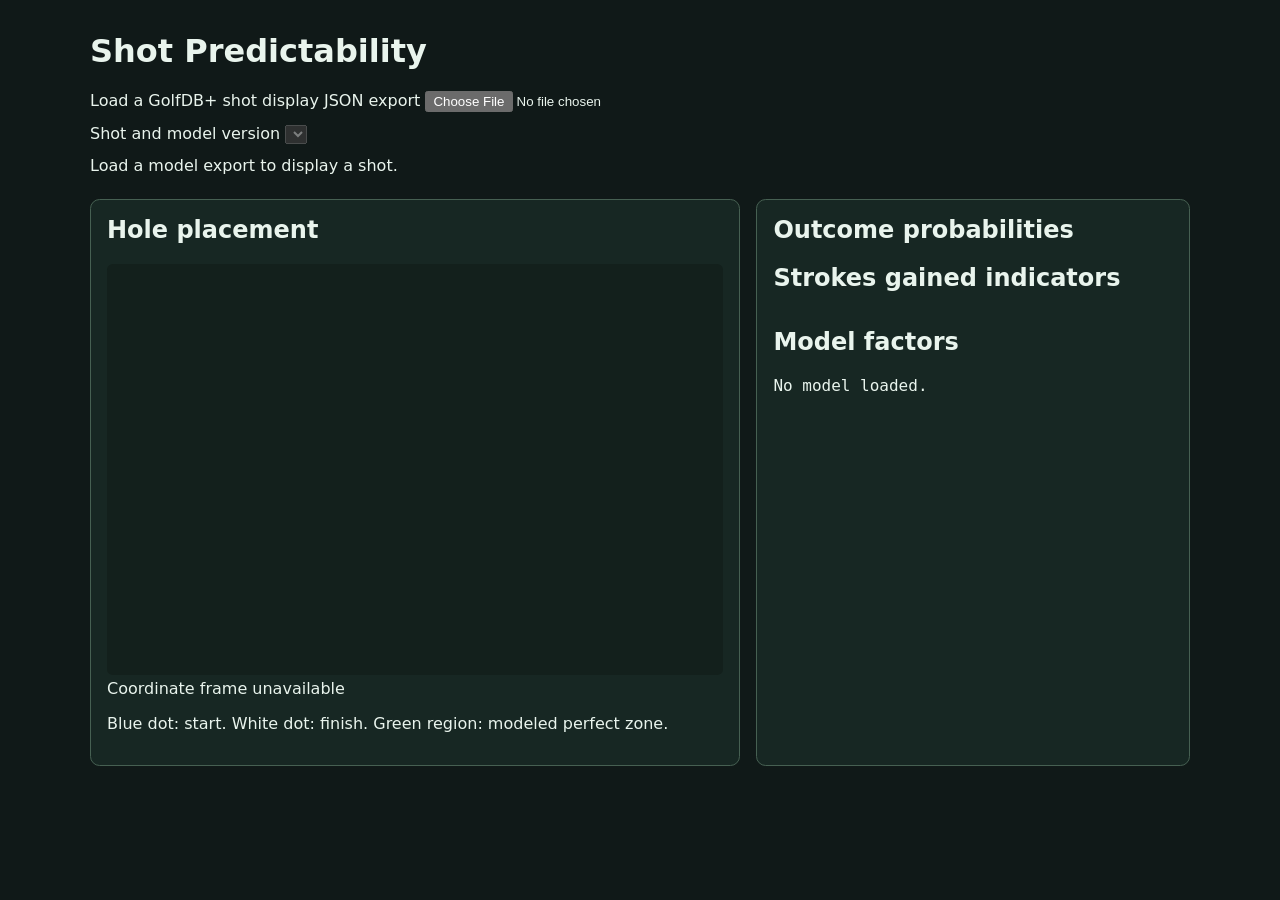
<file: Database/Admin/shot-predictability.html>
<!doctype html>
<html lang="en">
<head>
<meta charset="utf-8">
<meta name="viewport" content="width=device-width,initial-scale=1">
<title>GolfDB+ Shot Predictability</title>
<style>
:root{color-scheme:dark;font:16px system-ui;background:#101918;color:#e9f4ed}
body{max-width:1100px;margin:auto;padding:2rem}header{margin-bottom:1.5rem}
main{display:grid;grid-template-columns:3fr 2fr;gap:1rem}
section{padding:1rem;border:1px solid #466052;border-radius:.6rem;background:#172723}
svg{width:100%;background:#13201c;border-radius:.35rem}
h1,h2,p{margin-top:0}label{display:block;margin-bottom:.75rem}
dl{display:grid;grid-template-columns:1fr auto;gap:.45rem}
dd{margin:0}meter{width:100%;height:1.2rem}
#factors{white-space:pre-wrap;overflow-wrap:anywhere}
@media(max-width:700px){main{grid-template-columns:1fr}body{padding:1rem}}
</style>
</head>
<body>
<header>
  <h1>Shot Predictability</h1>
  <label>Load a GolfDB+ shot display JSON export <input type="file" id="file" accept=".json,application/json"></label>
  <label>Shot and model version <select id="shots" disabled></select></label>
  <p id="status" role="status">Load a model export to display a shot.</p>
</header>
<main>
  <section aria-labelledby="map-title">
    <h2 id="map-title">Hole placement</h2>
    <svg id="map" viewBox="0 0 600 400" role="img" aria-label="Shot start, finish and perfect zone in the source coordinate frame"></svg>
    <p id="frame">Coordinate frame unavailable</p>
    <p>Blue dot: start. White dot: finish. Green region: modeled perfect zone.</p>
  </section>
  <section aria-labelledby="prob-title">
    <h2 id="prob-title">Outcome probabilities</h2>
    <div id="probabilities"></div>
    <h2>Strokes gained indicators</h2>
    <dl id="sg"></dl>
    <h2>Model factors</h2>
    <pre id="factors">No model loaded.</pre>
  </section>
</main>
<script>
const byId = id => document.getElementById(id);
const shots = byId('shots');
let rows = [];

function numeric(value) {
  if (typeof value !== 'number' && (typeof value !== 'string' || !value.trim())) return null;
  const number = Number(value);
  return Number.isFinite(number) ? number : null;
}

function point(value) {
  const coords = Array.isArray(value) ? value : typeof value === 'string'
    ? value.replace(/[()]/g, '').split(',') : [];
  const pair = coords.map(numeric);
  return pair.length === 2 && pair.every(n => n !== null) ? pair : null;
}

function svgNode(tag, attributes) {
  const node = document.createElementNS('http://www.w3.org/2000/svg', tag);
  for (const [key, value] of Object.entries(attributes)) node.setAttribute(key, value);
  byId('map').append(node);
}

function showMap(row) {
  byId('map').replaceChildren();
  byId('frame').textContent = row.coordinate_frame || 'Coordinate frame unavailable';
  if (!row.coordinate_frame) return;
  const start = point(row.start_coordinates);
  const end = point(row.end_coordinates);
  const zone = row.perfect_shot_zone;
  // Only plot a polygon whose coordinates are explicitly in the shot frame.
  const ring = zone?.type === 'Polygon' && zone.coordinate_frame === row.coordinate_frame
    && Array.isArray(zone.coordinates?.[0]) ? zone.coordinates[0].map(point) : [];
  const polygon = ring.length >= 4 && ring.every(Boolean) ? ring : [];
  const points = [start, end, ...polygon].filter(Boolean);
  if (!points.length) return;
  const minX = Math.min(...points.map(p => p[0]));
  const maxX = Math.max(...points.map(p => p[0]));
  const minY = Math.min(...points.map(p => p[1]));
  const maxY = Math.max(...points.map(p => p[1]));
  const scale = Math.min(540 / Math.max(maxX - minX, 1), 340 / Math.max(maxY - minY, 1));
  const project = ([x,y]) => [300 + (x - (minX + maxX) / 2) * scale,
                              200 - (y - (minY + maxY) / 2) * scale];
  if (polygon.length) svgNode('polygon', {points:polygon.map(p => project(p).join(',')).join(' '),
                                         fill:'#3f9b68', opacity:'.65'});
  if (start && end) {
    const [x1,y1] = project(start), [x2,y2] = project(end);
    svgNode('line', {x1,y1,x2,y2,stroke:'#a4bcad','stroke-dasharray':'5 5'});
  }
  for (const [p,fill] of [[start,'#7ec8ff'],[end,'#ffffff']]) {
    if (p) { const [cx,cy] = project(p); svgNode('circle', {cx,cy,r:7,fill}); }
  }
}

function render(row) {
  showMap(row);
  const probabilities = byId('probabilities');
  probabilities.replaceChildren();
  for (const key of ['perfect','probable','worst']) {
    const value = numeric(row[key + '_probability']);
    const label = document.createElement('label');
    const meaning = typeof row.factors?.[key] === 'string' ? ' (' + row.factors[key] + ')' : '';
    label.textContent = key + meaning + ' · ' + (value === null ? 'Unavailable' : (100 * value).toFixed(1) + '%');
    if (value !== null && value >= 0 && value <= 1) {
      const meter = document.createElement('meter');
      meter.max = 1;
      meter.value = value;
      label.append(meter);
    }
    probabilities.append(label);
  }
  const sg = byId('sg');
  sg.replaceChildren();
  for (const [label,key,unit] of [
    ['Hole potential','hole_potential_sg_percent','%'], ['Pre-shot','pre_shot_sg_percent','%'],
    ['Post-shot','post_shot_sg_percent','%'], ['Change','sg_change_percentage_points',' pp']]) {
    const term = document.createElement('dt'), value = document.createElement('dd');
    term.textContent = label;
    value.textContent = row[key] == null ? 'Unavailable' : row[key] + unit;
    sg.append(term,value);
  }
  byId('factors').textContent = JSON.stringify({
    club: row.club, shot_class: row.shot_class, setting: row.shot_start_setting,
    distance_to_pin_yards: row.shot_start_distance_to_pin_yards,
    forecast_impact: row.shot_start_forecast_conditions_score,
    difficulty: row.shot_projection_difficulty_warning_score,
    percentile_range: [row.outcome_percentile_low, row.outcome_percentile_high],
    reliability: row.shot_type_performance_reliability,
    skill_adjustment: row.player_skill_level_adjustment,
    hole_adjustment: row.course_hole_conditions_difficulty_adjustment,
    performance_range: row.shot_projection_output_performance_range,
    predicted_outcome: row.predicted_shot_outcome,
    factors: row.factors
  },null,2);
}

byId('file').addEventListener('change', async event => {
  const file = event.target.files[0];
  if (!file) return;
  try {
    const data = JSON.parse(await file.text());
    const items = Array.isArray(data) ? data : [data];
    if (!items.length || items.some(row => !row?.shot_id || !row.model_version)) {
      throw new Error('Expected shot display rows with shot_id and model_version.');
    }
    rows = items;
    shots.replaceChildren(...rows.map((row,index) =>
      new Option('Hole ' + row.hole_number + ' · ' + row.model_version + ' · ' + row.shot_id, index)));
    shots.disabled = false;
    byId('status').textContent = rows.length + ' model output row(s) loaded.';
    render(rows[0]);
  } catch (error) {
    byId('status').textContent = error.message;
  }
});
shots.addEventListener('change', () => render(rows[Number(shots.value)]));
</script>
</body>
</html>
</file>
